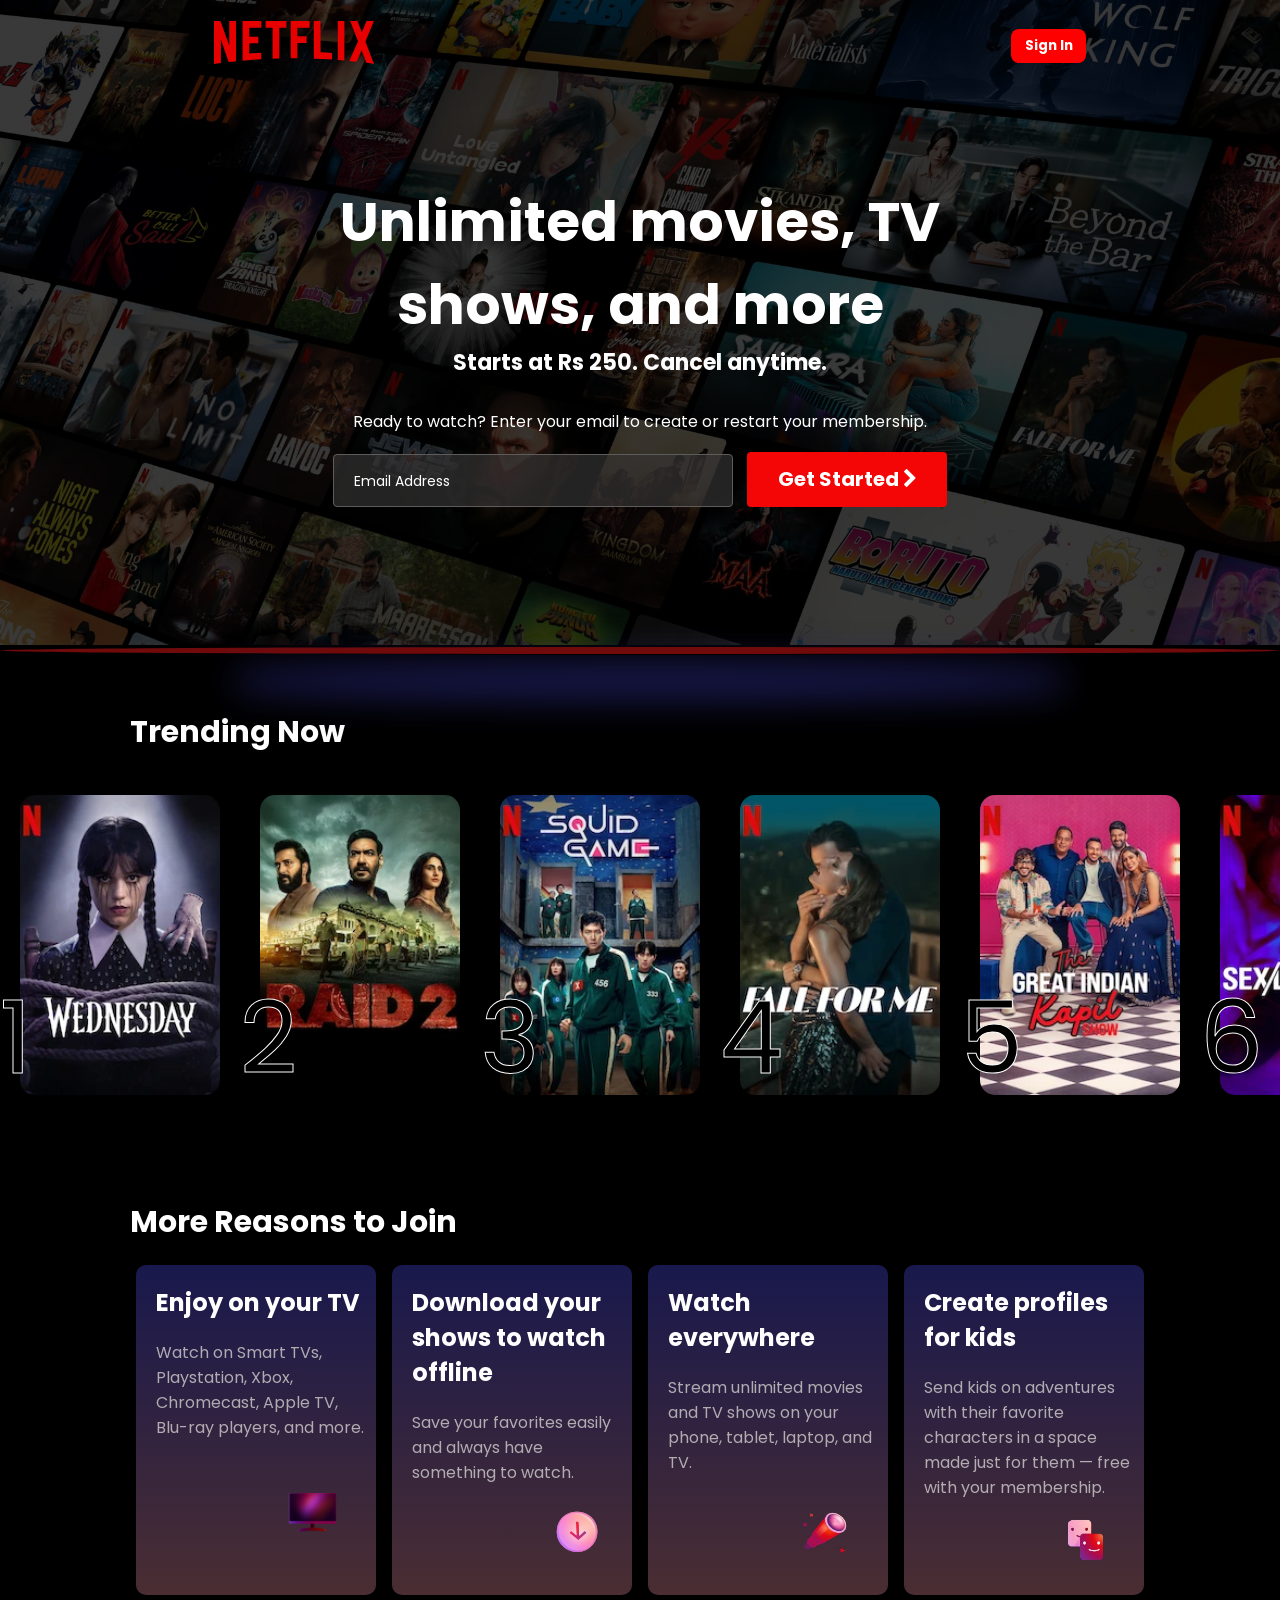
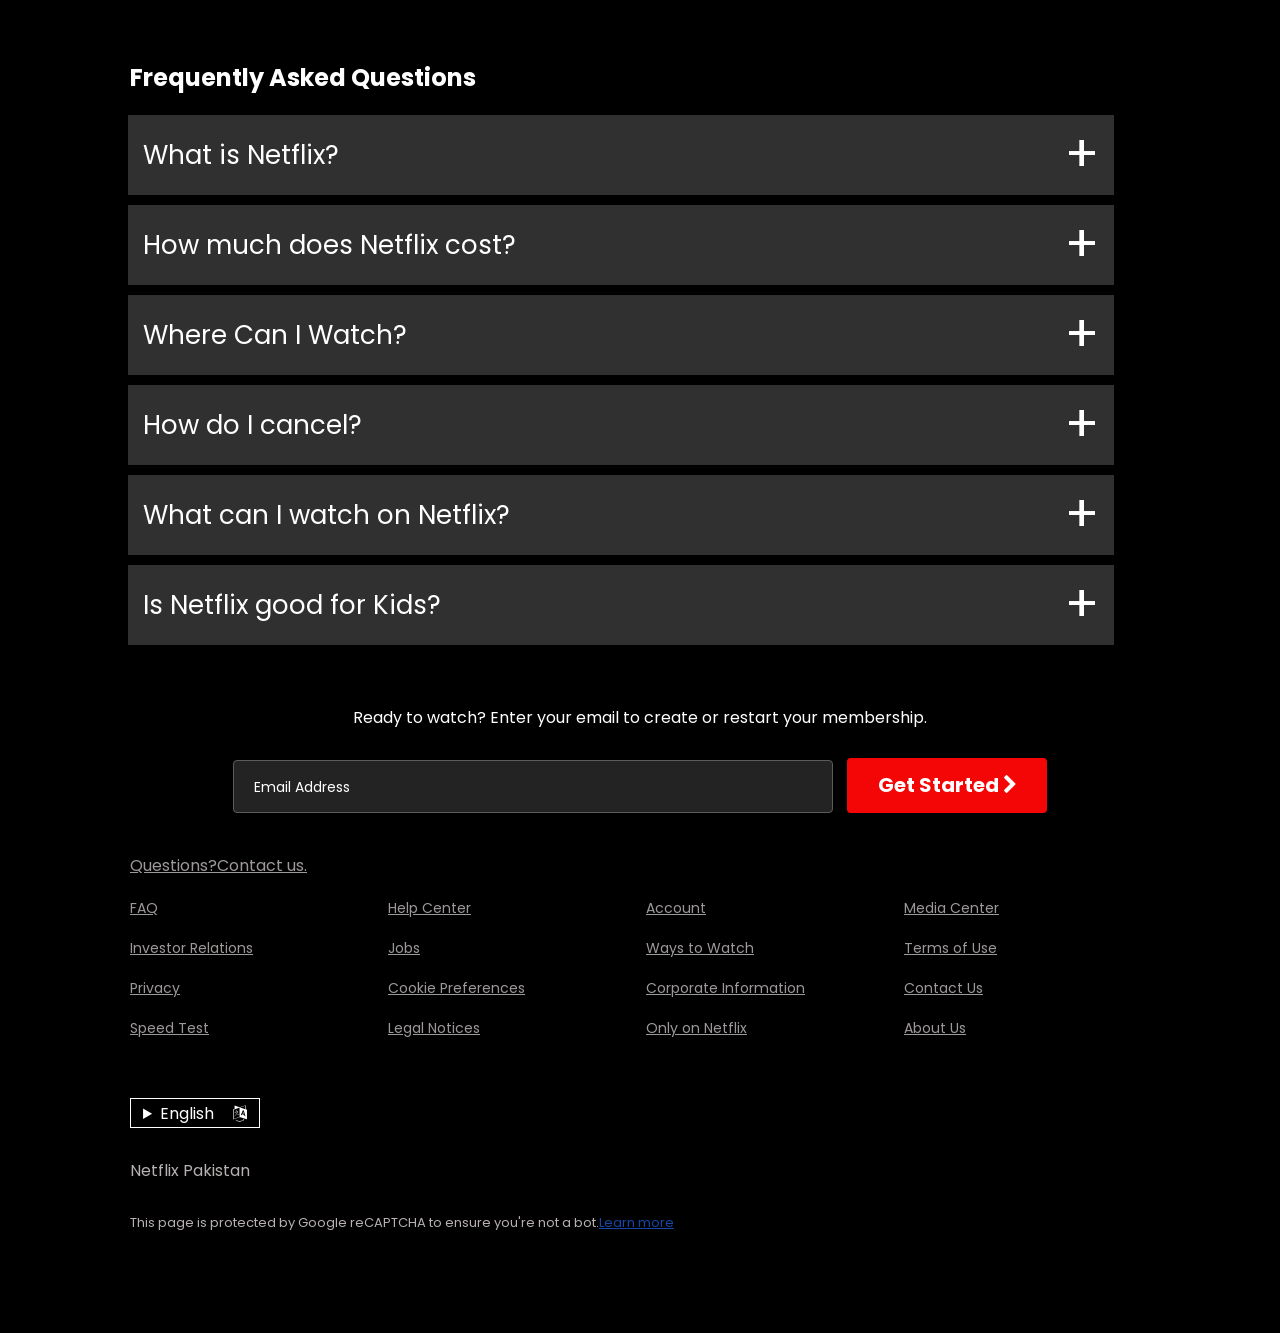
<file: index.html>
<!DOCTYPE html>
<html lang="en">

<head>
    <meta charset="UTF-8">
    <meta name="viewport" content="width=device-width, initial-scale=1.0">
    <link rel="stylesheet" href="https://cdnjs.cloudflare.com/ajax/libs/font-awesome/4.7.0/css/font-awesome.min.css">
    <link rel="icon" type="image/x-icon" href="favicon.ico">
    <title>Netflix Pakistan - Watch TV Shows Online, Watch Movies Online</title>
    <style>
        @import url('https://fonts.googleapis.com/css2?family=Martel+Sans:wght@600&family=Poppins:wght@300;400;700&display=swap');

        * {
            font-family: 'Poppins', sans-serif;
            margin: 0;
            padding: 0;
            box-sizing: border-box;
        }

        body {
            background-color: black;
        }

        .main {
            background-image: url("PK-en-20250915-TRIFECTA-perspective_8dca2c96-6108-4a4e-aeb1-9bf033339db1_large.jpg");
            height: 645px;
            width: auto;
            position: relative;
            background-position: center center;
            background-repeat: no-repeat;
            background-size: max(1200px, 100vw);
        }

        .main .box {
            height: 645px;
            width: 100%;
            opacity: 0.7;
            background-color: black;
            position: absolute;
            top: 0;
        }

        nav {
            display: flex;
            align-items: center;
            height: 80px;
            position: relative;
            z-index: 10;
            justify-content: space-around;
            padding-top: 12px;
            padding-left: 20px;
        }

        nav .logo {
            padding-right: 250px;
        }

        .btn {
            height: 34px;
            width: 75px;
            border-radius: 8px;
            background-color: red;
            color: white;
            border-style: none;
            font-weight: bold;
        }

        .btn:hover {
            background-color: rgb(188, 7, 7);
            transition: all 0.3s ease-in-out;
        }


        .hero {
            color: white;
            display: flex;
            align-items: center;
            justify-content: center;
            flex-direction: column;
            top: 100px;
            position: relative;
            margin: auto;
            text-align: center;
        }

        .span1 {
            font-size: 55px;
            font-weight: bold;
            max-width: 60vw;
        }

        .span2 {
            font-size: 22px;
            font-weight: bold;
        }

        .span3 {
            margin-top: 30px;
        }

        .hero input {
            height: 53px;
            width: 400px;
            background-color: rgba(53, 51, 51, 0.687);
            color: white;
            border-radius: 4px;
            border-style: none;
            margin-top: 20px;
            font-size: 15px;
            padding-left: 20px;
            border: 1px solid rgb(94, 91, 91);
        }

        .hero input::placeholder {
            color: white;
            font-size: 14px;
        }

        .hero button {
            height: 55px;
            width: 200px;
            color: white;
            background-color: rgb(245, 6, 6);
            border-radius: 4px;
            border-style: none;
            font-weight: bold;
            font-size: 20px;
            margin-left: 10px;
        }

        .hero button:hover {
            background-color: rgb(188, 7, 7);
            transition: all 0.3s ease-in-out;
        }

        input:valid {
            border: 2px solid green;
        }

        .seperation {
            height: 7px;
            background-color: rgb(113, 11, 11);
            position: relative;
            top: 240px;
            border-radius: 70%;
            margin-bottom: 20px;
        }

        .shad {
            box-shadow: 10px 30px 35px 15px rgba(36, 36, 113, 0.685);
            margin: auto;
            width: 800px;
            border-radius: 100%;
            height: 8px;
        }

        .text,
        .textt,
        .texttt {
            color: white;
            margin-top: 65px;
            margin-left: 130px;
            font-size: 15px;
        }

        .slider {
            width: 100%;
            overflow: hidden;
            padding: 20px 0;
        }

        .track {
            display: flex;
            animation: scroll 15s linear infinite;
        }

        .b1 {
            height: 300px;
            width: 200px;
            margin: 20px;
            flex-shrink: 0;
            position: relative;
        }

        .b1 img {
            border-radius: 15px;
            height: 300px;
            width: 200px;
            object-fit: cover;
        }

        .one {
            position: absolute;
            bottom: 5px;
            left: -20px;
        }

        .b1:hover {
            transform: scale(1.05);
            transition: all 0.3s ease-in-out;
            cursor: pointer;
        }

        .track:hover {
            animation-play-state: paused;
        }

        @keyframes scroll {
            0% {
                transform: translateX(0);
            }

            100% {
                transform: translateX(-200%);
            }
        }


        .reasons {
            display: flex;
            justify-content: space-around;
            max-width: 80vw;
            margin: auto;
            flex-wrap: wrap;
        }

        .reason {
            min-height: 330px;
            max-width: 240px;
            background: linear-gradient(to bottom, rgba(36, 36, 112, 0.685), rgba(109, 67, 74, 0.678));
            border-radius: 10px;
            margin-top: 20px;
        }


        .reason h2 {
            color: white;
            margin-left: 20px;
            margin-top: 20px;
            margin-right: 10px;
        }

        .reason p {
            color: rgba(207, 203, 203, 0.815);
            margin-left: 20px;
            margin-top: 20px;
            margin-right: 10px;
        }

        .reason1 img {
            margin-left: 150px;
            margin-top: 32px;
            height: 80px;
        }

        .reason2 img {
            margin-left: 150px;
            margin-top: 12px;
            height: 70px;
        }

        .reason3 img {
            margin-left: 150px;
            margin-top: 20px;
            height: 70px;
            width: 60px;
        }

        .reason4 img {
            margin-left: 150px;
            margin-top: 10px;
            height: 60px;
            width: 60px;
        }


        #aw {
            color: white;
            margin-top: 60px;
            text-align: center;
            margin-bottom: 10px;
        }

        .footerform {
            text-align: center;
            margin-bottom: 40px;
        }

        .footerform input {
            height: 53px;
            width: 600px;
            background-color: rgba(53, 51, 51, 0.687);
            color: white;
            border-radius: 4px;
            border-style: none;
            margin-top: 20px;
            font-size: 15px;
            border: 1px solid rgb(94, 91, 91);
            padding-left: 20px;
        }

        .footerform input::placeholder {
            color: white;
            font-size: 14px;
        }

        .footerform button {
            height: 55px;
            width: 200px;
            color: white;
            background-color: rgb(245, 6, 6);
            border-radius: 4px;
            border-style: none;
            font-weight: bold;
            font-size: 20px;
            margin-left: 10px;
        }

        .footerform button:hover {
            background-color: rgb(188, 7, 7);
            transition: all 0.3s ease-in-out;
        }

        .footertext {
            margin-left: 130px;
        }

        .footertext a {
            color: rgb(158, 153, 153);
        }

        .foot {
            display: flex;
            width: 80vw;
            justify-content: space-between;
            flex-wrap: wrap;
            margin-bottom: 60px;
        }

        .foot p {
            height: 20px;
            width: 250px;
            margin-top: 20px;
            font-size: 14px;
        }

        .foot p:hover {
            color: white;
            transition: all 0.4s ease-out;
        }

        .footerbutton button {
            margin-left: 130px;
            height: 30px;
            width: 130px;
            background-color: transparent;
            color: white;
            border-style: none;
            border: 1px solid white;
            font-size: 16px;
        }

        .footerbutton i {
            margin-left: 15px;
        }

        .footerbutton {
            color: white;
            margin-bottom: 30px;
        }

        .Netflix {
            margin-left: 130px;
            color: rgb(183, 177, 177);
        }

        .NetPa {
            margin-left: 130px;
            color: rgb(183, 177, 177);
            font-size: 13px;
            margin-top: 30px;
            margin-bottom: 100px;
        }

        .NetPa a {
            color: rgba(24, 85, 199, 0.838);
        }

        @media (max-width:500px) {

            nav {
                height: 130px;
                position: relative;
                z-index: 10;
                padding-top: 20px;
                padding-left: 20px;
            }

            nav .logo {
                width: 270px;
                height: 120px;
                padding-top: 30px;
                padding-right: 500px;
            }

            .btn {
                height: 80px;
                width: 130px;
                border-radius: 8px;
                font-size: 29px;
                font-weight: bold;
            }

            .main {
                height: 645px;
                width: 285%;
                position: relative;
                background-repeat: no-repeat;
                background-position: center center;
            }

            .main .box {
                height: 645px;
                width: 100%;
                opacity: 0.7;
                background-color: black;
                position: absolute;
                top: 0;
            }

            .hero .span1 {
                position: relative;
                top: -70px;
                font-size: 50px;
                max-width: 500px;
            }

            .hero .span2 {
                position: relative;
                top: -70px;
                font-size: 33px;
            }

            .hero .span3 {
                position: relative;
                top: -95px;
                font-size: 30px;
                max-width: 540px;
                text-align: center;
            }

            .hero form input {
                position: relative;
                top: -90px;
                height: 77px;
                width: 550px;
            }

            .hero form input::placeholder {
                font-size: 25px;
            }

            .hero form button {
                position: relative;
                top: -90px;
                height: 78px;
                font-size: 27px;
            }

            .main .seperation {
                position: relative;
                top: 20px;
            }

            main .slider {
                width: 284%;
            }

            main .text {
                padding-left: 50px;
                padding-top: 20px;
                width: 500px;
                font-size: 23px;
                margin-left: 0;
            }

            main .textt {
                padding-top: 50px;
                color: white;
                padding-left: 50px;
                width: 600px;
                font-size: 24px;
                margin: 0;
            }

            .reasons .reason {
                min-width: 258vw;
                font-size: 30px;
                padding-left: 10px;
                margin-left: 10px;
                position: relative;
            }

            .reasons .reason1 img {
                height: 200px;
                width: 180px;
                position: absolute;
                bottom: 0;
                right: 0px;
            }

            .reasons .reason2 img {
                height: 200px;
                width: 180px;
                position: absolute;
                bottom: 0;
                right: 0px;
            }

            .reasons .reason3 img {
                height: 200px;
                width: 180px;
                position: absolute;
                bottom: 0;
                right: 0px;
            }

            .reasons .reason4 img {
                height: 200px;
                width: 180px;
                position: absolute;
                bottom: 0;
                right: 0px;
                padding-top: 50px;
            }


            footer #aw {
                font-size: 34px;
                min-width: 270vw;
                margin: 0;
                padding-top: 50px;
                padding-left: 45px;
            }

            footer .footerform input {
                height: 120px;
                min-width: 250vw;
                margin-left: 50px;
                padding-left: 40px;
                font-size: 30px;
            }

            footer .footerform input::placeholder {
                font-size: 30px;
                color: rgb(171, 166, 166);
            }

            footer .footerform button {
                height: 120px;
                width: 340px;
                font-size: 40px;
                margin-top: 30px;
                border-radius: 5px;
                margin-left: 50px;
            }

            footer .footertext {
                font-size: 40px;
                min-width: 200vw;
                margin: 0;
                padding: 50px;
            }

            footer .foot p {
                font-size: 25px;
                padding-top: 25px;
                padding-bottom: 10px;
                min-width: 200vw;
            }

            .footerbutton button {
                height: 100px;
                width: 250px;
                margin-left: 50px;
                font-size: 35px;
            }

            .footerbutton i {
                font-size: 35px;
            }

            .Netflix {
                margin-left: 40px;
                font-size: 40px;
                min-width: 230vw;
                color: rgb(183, 177, 177);
                padding-top: 30px;
            }

            .NetPa {
                margin-left: 40px;
                color: rgb(183, 177, 177);
                font-size: 30px;
                padding-top: 60px;
                margin-bottom: 400px;
                min-width: 220vw;
            }

            .NetPa a {
                color: rgba(24, 85, 199, 0.838);
            }
        }

        .faq h1 {
            color: white;
            margin-top: 65px;
            margin-left: 130px;
        }

        .faq-container {
            max-width: 80vw;
            margin: 20px auto;
        }

        .faq-item {
            margin: 10px 0;
        }

        .faq-question {
            width: 77vw;
            background: #303030;
            color: white;
            padding: 15px;
            font-size: 26px;
            border: none;
            outline: none;
            cursor: pointer;
            display: flex;
            justify-content: space-between;
            align-items: center;
            height: 80px;
        }

        .faq-question:hover {
            background: #444;
        }

        .faq-answer {
            max-height: 0;
            overflow: hidden;
            transition: max-height 0.5s ease-in-out;
            background: #222;
            padding: 0 15px;
            width: 77vw;
            font-size: 23px;
        }

        .faq-answer p {
            margin: 15px 0;
            color: white;
        }

        .faq-item.active .faq-answer {
            max-height: 50vh;
            padding: 15px;
        }

        .faq-item.active .icon {
            transform: rotate(45deg);
        }

        .icon {
            transition: transform 0.3s ease;
            font-size: 50px;
        }
    </style>
</head>

<body>
    <div class="main">

        <nav>
            <div class="logo">
                <img src="logo.svg" alt="" width="160px" style="filter:brightness(0.90)">
            </div>
            <div>
                <button class="btn">Sign In</button>
            </div>
        </nav>

        <div class="box"></div>
        <div class="hero">
            <span class="span1">Unlimited movies, TV shows, and more</span>
            <span class="span2">Starts at Rs 250. Cancel anytime.</span>
            <span class="span3">Ready to watch? Enter your email to create or restart your membership.</span>

            <span>
                <form action="">
                    <input type="email" required placeholder="Email Address" />
                    <button>Get Started <i class="fa fa-chevron-right"></i></button>
                </form>
            </span>
        </div>

        <div class="seperation">
            <div class="shad"></div>
        </div>
    </div>

    <main>
        <div class="text">
            <h1>Trending Now</h1>
        </div>
        <div class="slider">
            <div class="track">
                <div class="b1"><a href="https://www.youtube.com/watch?v=ueCc-AYUMRs" target="_blank"><img
                            src="wednesday.webp" alt=""></a>
                    <div class="one"><svg height="100" width="200"><text y="90" fill="black" stroke="white"
                                font-size="100">1</text></svg></div>
                </div>
                <div class="b1"><a href="https://www.youtube.com/watch?v=kQF1gl7nLaU"><img src="raid.webp" alt=""></a>
                    <div class="one"><svg height="100" width="200"><text y="90" fill="black" stroke="white"
                                font-size="100">2</text></svg></div>
                </div>
                <div class="b1"><a href="https://www.youtube.com/watch?v=zgGTVaG2UiQ"><img src="Squid.webp" alt=""></a>
                    <div class="one"><svg height="100" width="200"><text y="90" fill="black" stroke="white"
                                font-size="100">3</text></svg></div>
                </div>
                <div class="b1"><a href="https://www.youtube.com/watch?v=pgu-BsBV-2I"><img src="fall.webp" alt=""></a>
                    <div class="one"><svg height="100" width="200"><text y="90" fill="black" stroke="white"
                                font-size="100">4</text></svg></div>
                </div>
                <div class="b1"><a href="https://www.youtube.com/watch?v=ZXnUWEQydng"><img src="great.webp" alt=""></a>
                    <div class="one"><svg height="100" width="200"><text y="90" fill="black" stroke="white"
                                font-size="100">5</text></svg></div>
                </div>
                <div class="b1"><a href="https://www.youtube.com/watch?v=CWF8h754YR8"><img src="sexlife.webp"
                            alt=""></a>
                    <div class="one"><svg height="100" width="200"><text y="90" fill="black" stroke="white"
                                font-size="100">6</text></svg></div>
                </div>
                <div class="b1"><a href="https://www.youtube.com/watch?v=_8KHfbpNXUQ"><img src="money.webp" alt=""></a>
                    <div class="one"><svg height="100" width="200"><text y="90" fill="black" stroke="white"
                                font-size="100">7</text></svg></div>
                </div>
                <div class="b1"><a href="https://www.youtube.com/watch?v=zgNOS5ofQhw"><img src="killer.webp" alt=""></a>
                    <div class="one"><svg height="100" width="200"><text y="90" fill="black" stroke="white"
                                font-size="100">8</text></svg></div>
                </div>
                <div class="b1"><a href="https://www.youtube.com/watch?v=hFmeQHbL6YQ"><img src="cid.webp" alt=""></a>
                    <div class="one"><svg height="100" width="200"><text y="90" fill="black" stroke="white"
                                font-size="100">9</text></svg></div>
                </div>
                <div class="b1"><a href="https://www.youtube.com/watch?v=KYD__HR-oac"><img src="murders.webp"
                            alt=""></a>
                    <div class="one"><svg height="100" width="200"><text y="90" fill="black" stroke="white"
                                font-size="100">10</text></svg></div>
                </div>

                <div class="b1"><a href="https://www.youtube.com/watch?v=ueCc-AYUMRs" target="_blank"><img
                            src="wednesday.webp" alt=""></a>
                    <div class="one"><svg height="100" width="200"><text y="90" fill="black" stroke="white"
                                font-size="100">1</text></svg></div>
                </div>
                <div class="b1"><a href="https://www.youtube.com/watch?v=kQF1gl7nLaU"><img src="raid.webp" alt=""></a>
                    <div class="one"><svg height="100" width="200"><text y="90" fill="black" stroke="white"
                                font-size="100">2</text></svg></div>
                </div>
                <div class="b1"><a href="https://www.youtube.com/watch?v=zgGTVaG2UiQ"><img src="Squid.webp" alt=""></a>
                    <div class="one"><svg height="100" width="200"><text y="90" fill="black" stroke="white"
                                font-size="100">3</text></svg></div>
                </div>
                <div class="b1"><a href="https://www.youtube.com/watch?v=pgu-BsBV-2I"><img src="fall.webp" alt=""></a>
                    <div class="one"><svg height="100" width="200"><text y="90" fill="black" stroke="white"
                                font-size="100">4</text></svg></div>
                </div>
                <div class="b1"><a href="https://www.youtube.com/watch?v=ZXnUWEQydng"><img src="great.webp" alt=""></a>
                    <div class="one"><svg height="100" width="200"><text y="90" fill="black" stroke="white"
                                font-size="100">5</text></svg></div>
                </div>
                <div class="b1"><a href="https://www.youtube.com/watch?v=CWF8h754YR8"><img src="sexlife.webp"
                            alt=""></a>
                    <div class="one"><svg height="100" width="200"><text y="90" fill="black" stroke="white"
                                font-size="100">6</text></svg></div>
                </div>
                <div class="b1"><a href="https://www.youtube.com/watch?v=_8KHfbpNXUQ"><img src="money.webp" alt=""></a>
                    <div class="one"><svg height="100" width="200"><text y="90" fill="black" stroke="white"
                                font-size="100">7</text></svg></div>
                </div>
                <div class="b1"><a href="https://www.youtube.com/watch?v=zgNOS5ofQhw"><img src="killer.webp" alt=""></a>
                    <div class="one"><svg height="100" width="200"><text y="90" fill="black" stroke="white"
                                font-size="100">8</text></svg></div>
                </div>
                <div class="b1"><a href="https://www.youtube.com/watch?v=hFmeQHbL6YQ"><img src="cid.webp" alt=""></a>
                    <div class="one"><svg height="100" width="200"><text y="90" fill="black" stroke="white"
                                font-size="100">9</text></svg></div>
                </div>
                <div class="b1"><a href="https://www.youtube.com/watch?v=KYD__HR-oac"><img src="murders.webp"
                            alt=""></a>
                    <div class="one"><svg height="100" width="200"><text y="90" fill="black" stroke="white"
                                font-size="100">10</text></svg></div>
                </div>
            </div>

        </div>

        <div class="textt">
            <h1>More Reasons to Join</h1>
        </div>

        <div class="reasons">
            <div class="reason reason1">
                <h2>Enjoy on your TV</h2>
                <p>Watch on Smart TVs, Playstation, Xbox, Chromecast, Apple TV, Blu-ray players, and more.</p>
                <img src="ChatGPT Image Aug 24, 2025, 08_37_18 PM.png">
            </div>
            <div class="reason reason2">
                <h2>Download your shows to watch offline</h2>
                <p>Save your favorites easily and always have something to watch.</p>
                <img src="ChatGPT Image Aug 24, 2025, 08_42_32 PM.png">
            </div>
            <div class="reason reason3">
                <h2>Watch everywhere</h2>
                <p>Stream unlimited movies and TV shows on your phone, tablet, laptop, and TV.</p>
                <img src="Capture2-removebg-preview.png">
            </div>
            <div class="reason reason4">
                <h2>Create profiles for kids</h2>
                <p>Send kids on adventures with their favorite characters in a space made just for them — free with
                    your
                    membership.</p>
                <img src="Capture3-removebg-preview.png">
            </div>
        </div>

        <section class="faq">
            <h1>Frequently Asked Questions</h1>
            <div class="faq-container">

                <div class="faq-item">
                    <button class="faq-question">
                        What is Netflix?
                        <span class="icon">+</span>
                    </button>
                    <div class="faq-answer">
                        <p>Netflix is a streaming service that offers a wide variety of award-winning TV shows, movies,
                            anime, documentaries, and more on thousands of internet-connected devices.

                            You can watch as much as you want, whenever you want without a single commercial – all for
                            one low monthly price. There's always something new to discover and new TV shows and movies
                            are added every week!</p>
                    </div>
                </div>

                <div class="faq-item">
                    <button class="faq-question">
                        How much does Netflix cost?
                        <span class="icon">+</span>
                    </button>
                    <div class="faq-answer">
                        <p>Watch Netflix on your smartphone, tablet, Smart TV, laptop, or streaming device, all for one
                            fixed monthly fee. Plans range from Rs 250 to Rs 1,100 a month. No extra costs, no
                            contracts.</p>
                    </div>
                </div>
                <div class="faq-item">
                    <button class="faq-question">
                        Where Can I Watch?
                        <span class="icon">+</span>
                    </button>
                    <div class="faq-answer">
                        <p>Watch anywhere, anytime. Sign in with your Netflix account to watch instantly on the web at
                            netflix.com from your personal computer or on any internet-connected device that offers the
                            Netflix app, including smart TVs, smartphones, tablets, streaming media players and game
                            consoles.

                            You can also download your favorite shows with the iOS or Android app. Use downloads to
                            watch while you're on the go and without an internet connection. Take Netflix with you
                            anywhere.</p>
                    </div>
                </div>

                <div class="faq-item">
                    <button class="faq-question">
                        How do I cancel?
                        <span class="icon">+</span>
                    </button>
                    <div class="faq-answer">
                        <p>Netflix is flexible. There are no pesky contracts and no commitments. You can easily cancel
                            your account online in two clicks. There are no cancellation fees – start or stop your
                            account anytime.</p>
                    </div>
                </div>
                <div class="faq-item">
                    <button class="faq-question">
                        What can I watch on Netflix?
                        <span class="icon">+</span>
                    </button>
                    <div class="faq-answer">
                        <p>Netflix has an extensive library of feature films, documentaries, TV shows, anime,
                            award-winning Netflix originals, and more. Watch as much as you want, anytime you want.</p>
                    </div>
                </div>

                <div class="faq-item">
                    <button class="faq-question">
                        Is Netflix good for Kids?
                        <span class="icon">+</span>
                    </button>
                    <div class="faq-answer">
                        <p>The Netflix Kids experience is included in your membership to give parents control while kids
                            enjoy family-friendly TV shows and movies in their own space.

                            Kids profiles come with PIN-protected parental controls that let you restrict the maturity
                            rating of content kids can watch and block specific titles you don’t want kids to see.</p>
                    </div>
                </div>
            </div>
        </section>


    </main>

    <footer>
        <p id="aw">Ready to watch? Enter your email to create or restart your membership.</p>

        <div class="footerform">
            <form action="" style="margin-top: 0px;">
                <input type="email" required placeholder="Email Address" />
                <button>Get Started <i class="fa fa-chevron-right"></i></button>
            </form>
        </div>

        <div class="footertext">
            <div>
                <a href="/#">
                    <p>Questions?Contact us.</p>
                </a>
            </div>
            <div class="foot">
                <a href="/#">
                    <p>FAQ</p>
                </a>
                <a href="/#">
                    <p>Help Center</p>
                </a>
                <a href="/#">
                    <p>Account</p>
                </a>
                <a href="/#">
                    <p>Media Center</p>
                </a>
                <a href="/#">
                    <p>Investor Relations</p>
                </a>
                <a href="/#">
                    <p>Jobs</p>
                </a>
                <a href="/#">
                    <p>Ways to Watch</p>
                </a>
                <a href="/#">
                    <p>Terms of Use</p>
                </a>
                <a href="/#">
                    <p>Privacy</p>
                </a>
                <a href="/#">
                    <p>Cookie Preferences</p>
                </a>
                <a href="/#">
                    <p>Corporate Information</p>
                </a>
                <a href="/#">
                    <p>Contact Us</p>
                </a>
                <a href="/#">
                    <p>Speed Test</p>
                </a>
                <a href="/#">
                    <p>Legal Notices</p>
                </a>
                <a href="/#">
                    <p>Only on Netflix</p>
                </a>
                <a href="/#">
                    <p>About Us</p>
                </a>

            </div>

        </div>

        <div class="footerbutton">
            <button>
                <details>
                    <summary>English <i class="fa fa-language"></i></summary>
                    <p>English</p>
                </details>
            </button>
        </div>
        <p class="Netflix">Netflix Pakistan</p>
        <p class="NetPa">This page is protected by Google reCAPTCHA to ensure you're not a bot.<a href="/">Learn
                more</a></p>
    </footer>

    <script>
        const faqs = document.querySelectorAll(".faq-item");

        faqs.forEach(faq => {
            faq.querySelector(".faq-question").addEventListener("click", () => {
                faqs.forEach(item => {
                    if (item !== faq) item.classList.remove("active");
                });
                faq.classList.toggle("active");
            });
        });
    </script>
</body>

</html>
</file>
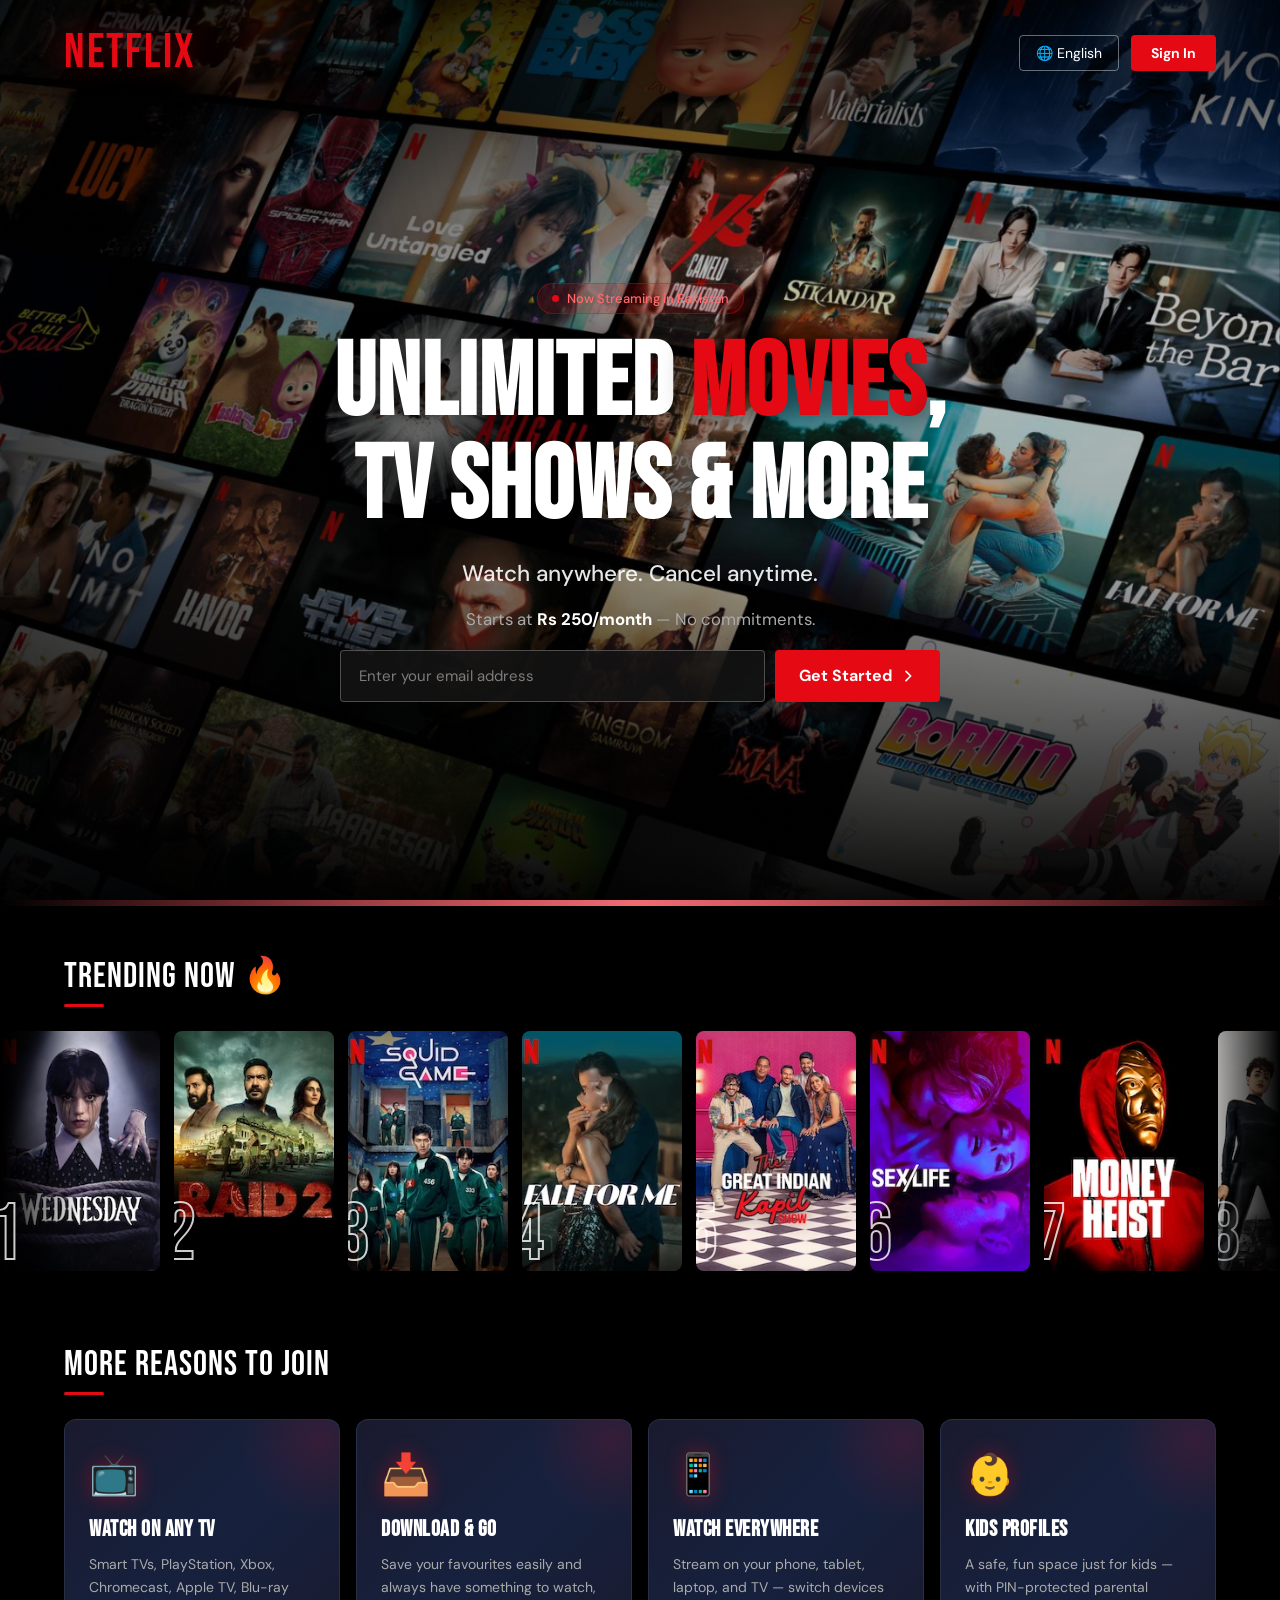
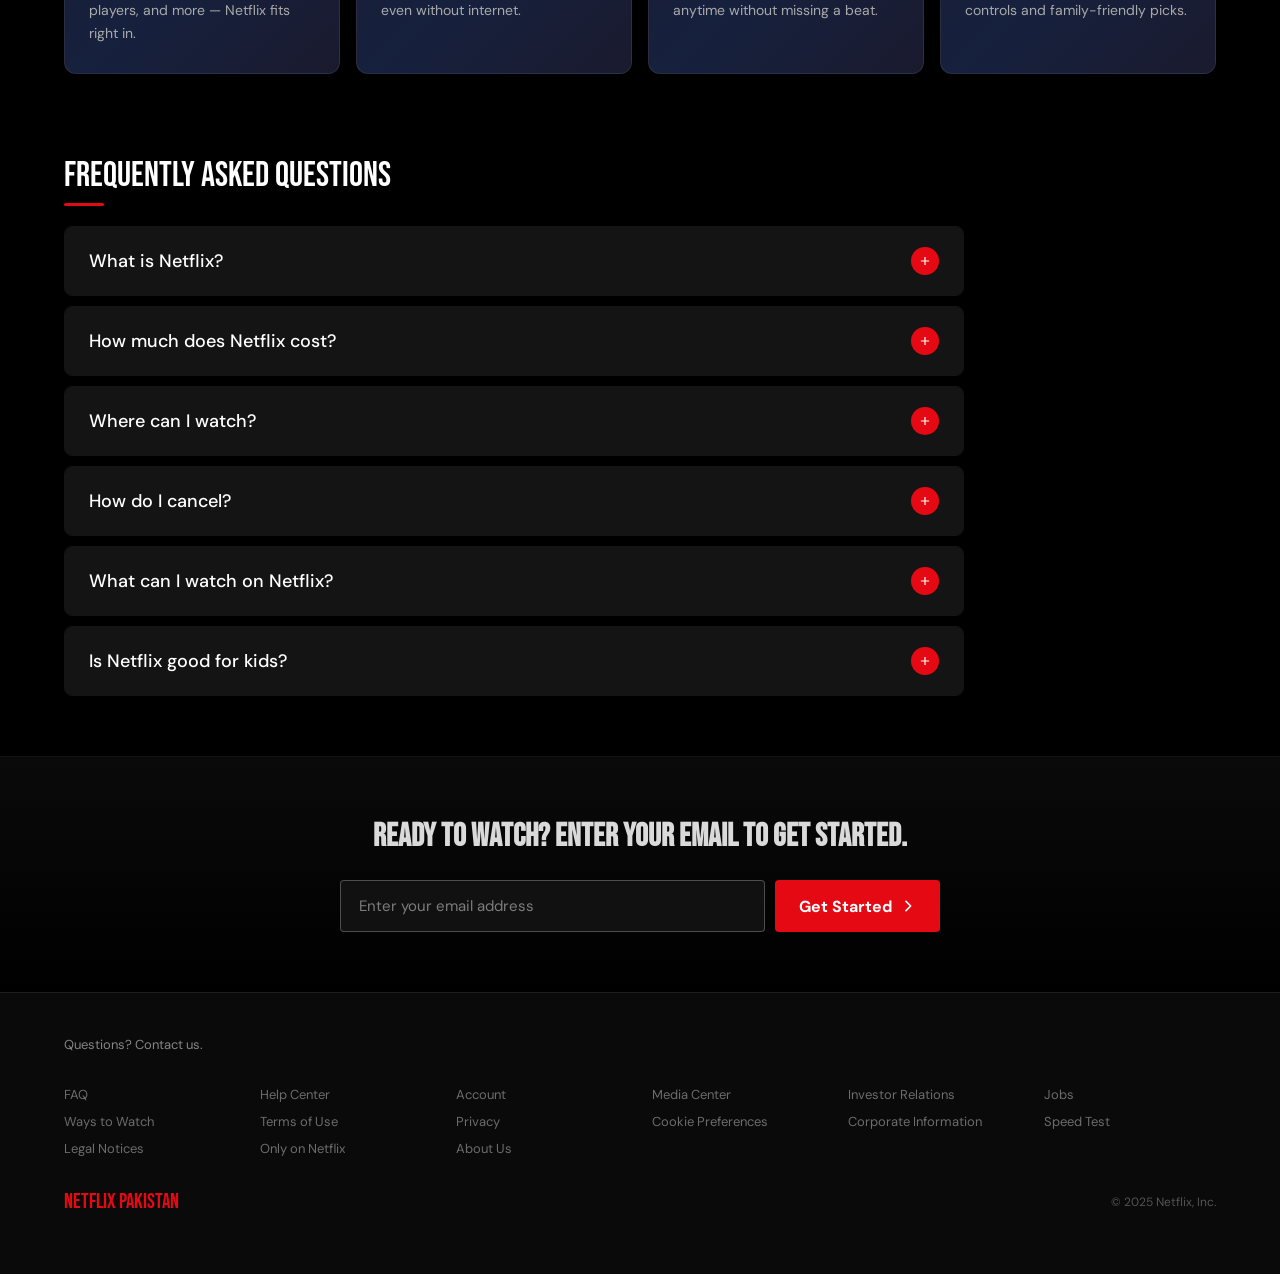
<file: CLAUDE.html>
<!DOCTYPE html>
<html lang="en">
<head>
    <meta charset="UTF-8">
    <meta name="viewport" content="width=device-width, initial-scale=1.0">
    <title>Netflix Pakistan - Watch TV Shows Online, Watch Movies Online</title>
    <link rel="preconnect" href="https://fonts.googleapis.com">
    <link href="https://fonts.googleapis.com/css2?family=Bebas+Neue&family=DM+Sans:wght@300;400;500;700&display=swap" rel="stylesheet">
    <style>
        :root {
            --red: #E50914;
            --red-dark: #b00710;
            --red-glow: rgba(229, 9, 20, 0.4);
            --bg: #000;
            --surface: #141414;
            --surface2: #1f1f1f;
            --text: #fff;
            --text-muted: #aaa;
            --border: rgba(255,255,255,0.08);
        }

        *, *::before, *::after {
            margin: 0; padding: 0;
            box-sizing: border-box;
        }

        html { scroll-behavior: smooth; }

        body {
            background: var(--bg);
            color: var(--text);
            font-family: 'DM Sans', sans-serif;
            overflow-x: hidden;
        }

        /* ── HERO ── */
        .hero-section {
            position: relative;
            min-height: 100svh;
            display: flex;
            flex-direction: column;
            overflow: hidden;
        }

        .hero-bg {
            position: absolute;
            inset: 0;
            background:
                linear-gradient(to bottom, rgba(0,0,0,.7) 0%, rgba(0,0,0,0) 30%, rgba(0,0,0,.1) 60%, rgba(0,0,0,.95) 100%),
                linear-gradient(to right, rgba(0,0,0,.6), transparent 60%),
                url('PK-en-20250915-TRIFECTA-perspective_8dca2c96-6108-4a4e-aeb1-9bf033339db1_large.jpg') center/cover no-repeat;
            animation: heroZoom 20s ease-in-out infinite alternate;
            will-change: transform;
        }

        @keyframes heroZoom {
            from { transform: scale(1); }
            to   { transform: scale(1.06); }
        }

        /* Animated noise grain */
        .hero-bg::after {
            content: '';
            position: absolute;
            inset: 0;
            background-image: url("data:image/svg+xml,%3Csvg viewBox='0 0 200 200' xmlns='http://www.w3.org/2000/svg'%3E%3Cfilter id='n'%3E%3CfeTurbulence type='fractalNoise' baseFrequency='0.9' numOctaves='4' stitchTiles='stitch'/%3E%3C/filter%3E%3Crect width='100%25' height='100%25' filter='url(%23n)' opacity='0.04'/%3E%3C/svg%3E");
            background-size: 200px;
            opacity: 0.15;
            pointer-events: none;
        }

        /* ── NAV ── */
        nav {
            position: relative;
            z-index: 100;
            display: flex;
            align-items: center;
            justify-content: space-between;
            padding: 24px 5%;
            animation: fadeDown 0.8s ease both;
        }

        @keyframes fadeDown {
            from { opacity: 0; transform: translateY(-20px); }
            to   { opacity: 1; transform: translateY(0); }
        }

        .nav-logo {
            font-family: 'Bebas Neue', cursive;
            font-size: clamp(2rem, 5vw, 3rem);
            color: var(--red);
            letter-spacing: 2px;
            text-shadow: 0 0 30px var(--red-glow);
            text-decoration: none;
        }

        .nav-actions { display: flex; gap: 12px; align-items: center; }

        .btn-lang {
            background: transparent;
            border: 1px solid rgba(255,255,255,0.4);
            color: #fff;
            padding: 8px 16px;
            border-radius: 4px;
            font-size: 14px;
            cursor: pointer;
            font-family: 'DM Sans', sans-serif;
            transition: border-color .3s, background .3s;
            display: flex; gap: 6px; align-items: center;
        }
        .btn-lang:hover { border-color: #fff; background: rgba(255,255,255,.08); }

        .btn-signin {
            background: var(--red);
            border: none;
            color: #fff;
            padding: 9px 20px;
            border-radius: 4px;
            font-weight: 700;
            font-size: 14px;
            cursor: pointer;
            font-family: 'DM Sans', sans-serif;
            transition: background .3s, box-shadow .3s, transform .2s;
        }
        .btn-signin:hover {
            background: var(--red-dark);
            box-shadow: 0 0 20px var(--red-glow);
            transform: translateY(-1px);
        }

        /* ── HERO CONTENT ── */
        .hero-content {
            position: relative;
            z-index: 10;
            flex: 1;
            display: flex;
            flex-direction: column;
            align-items: center;
            justify-content: center;
            text-align: center;
            padding: 60px 5% 80px;
            gap: 20px;
        }

        .hero-badge {
            display: inline-flex;
            align-items: center;
            gap: 8px;
            background: rgba(229,9,20,.15);
            border: 1px solid rgba(229,9,20,.4);
            color: #ff6b6b;
            font-size: 13px;
            font-weight: 500;
            padding: 6px 14px;
            border-radius: 20px;
            animation: fadeUp 0.9s 0.2s ease both;
        }

        .hero-badge .dot {
            width: 7px; height: 7px;
            border-radius: 50%;
            background: var(--red);
            animation: pulse 1.5s infinite;
        }

        @keyframes pulse {
            0%, 100% { opacity: 1; transform: scale(1); }
            50% { opacity: .5; transform: scale(1.4); }
        }

        .hero-title {
            font-family: 'Bebas Neue', cursive;
            font-size: clamp(3rem, 8vw, 6.5rem);
            line-height: 1;
            letter-spacing: 1px;
            max-width: 800px;
            animation: fadeUp 0.9s 0.35s ease both;
            text-shadow: 0 4px 30px rgba(0,0,0,.8);
        }

        .hero-title span { color: var(--red); }

        .hero-sub {
            font-size: clamp(1rem, 2.5vw, 1.4rem);
            font-weight: 500;
            color: rgba(255,255,255,.9);
            animation: fadeUp 0.9s 0.5s ease both;
        }

        .hero-price {
            font-size: clamp(.85rem, 2vw, 1.05rem);
            color: var(--text-muted);
            animation: fadeUp 0.9s 0.6s ease both;
        }

        .hero-price strong { color: #fff; }

        .hero-form {
            display: flex;
            gap: 10px;
            width: 100%;
            max-width: 600px;
            animation: fadeUp 0.9s 0.75s ease both;
        }

        .hero-form input {
            flex: 1;
            height: 52px;
            background: rgba(20,20,20,.85);
            border: 1.5px solid rgba(255,255,255,.25);
            border-radius: 4px;
            color: #fff;
            font-size: 15px;
            padding: 0 18px;
            font-family: 'DM Sans', sans-serif;
            transition: border-color .3s, box-shadow .3s;
            backdrop-filter: blur(8px);
        }

        .hero-form input:focus {
            outline: none;
            border-color: rgba(255,255,255,.6);
            box-shadow: 0 0 0 3px rgba(255,255,255,.06);
        }

        .hero-form input::placeholder { color: rgba(255,255,255,.45); }

        .hero-form input:valid { border-color: rgba(76,175,80,.6); }

        .btn-getstarted {
            height: 52px;
            padding: 0 24px;
            background: var(--red);
            border: none;
            color: #fff;
            font-size: 16px;
            font-weight: 700;
            border-radius: 4px;
            cursor: pointer;
            white-space: nowrap;
            font-family: 'DM Sans', sans-serif;
            display: flex; align-items: center; gap: 8px;
            transition: background .3s, box-shadow .3s, transform .2s;
        }

        .btn-getstarted:hover {
            background: var(--red-dark);
            box-shadow: 0 8px 30px var(--red-glow);
            transform: translateY(-2px);
        }

        .btn-getstarted svg { transition: transform .3s; }
        .btn-getstarted:hover svg { transform: translateX(4px); }

        @keyframes fadeUp {
            from { opacity: 0; transform: translateY(30px); }
            to   { opacity: 1; transform: translateY(0); }
        }

        /* ── DIVIDER ── */
        .divider {
            height: 6px;
            background: linear-gradient(90deg, transparent, var(--red), transparent);
            position: relative;
            overflow: hidden;
        }
        .divider::after {
            content: '';
            position: absolute;
            inset: 0;
            background: linear-gradient(90deg, transparent 0%, rgba(255,255,255,.4) 50%, transparent 100%);
            animation: shimmer 2.5s infinite;
        }
        @keyframes shimmer {
            from { transform: translateX(-100%); }
            to   { transform: translateX(100%); }
        }

        /* ── SECTION LABELS ── */
        .section-label {
            font-family: 'Bebas Neue', cursive;
            font-size: clamp(1.6rem, 4vw, 2.2rem);
            letter-spacing: 1px;
            padding: 48px 5% 8px;
            position: relative;
        }
        .section-label::after {
            content: '';
            display: block;
            width: 40px;
            height: 3px;
            background: var(--red);
            margin-top: 6px;
            border-radius: 2px;
        }

        /* ── SLIDER ── */
        .slider-wrapper { overflow: hidden; padding: 16px 0 24px; position: relative; }
        .slider-wrapper::before,
        .slider-wrapper::after {
            content: '';
            position: absolute;
            top: 0; bottom: 0;
            width: 80px;
            z-index: 2;
            pointer-events: none;
        }
        .slider-wrapper::before { left: 0; background: linear-gradient(to right, #000, transparent); }
        .slider-wrapper::after  { right: 0; background: linear-gradient(to left,  #000, transparent); }

        .slider-track {
            display: flex;
            gap: 14px;
            animation: marquee 30s linear infinite;
            width: max-content;
        }
        .slider-track:hover { animation-play-state: paused; }

        @keyframes marquee {
            from { transform: translateX(0); }
            to   { transform: translateX(-50%); }
        }

        .card {
            position: relative;
            width: 160px;
            height: 240px;
            border-radius: 8px;
            overflow: hidden;
            flex-shrink: 0;
            cursor: pointer;
            transition: transform .35s cubic-bezier(.34,1.56,.64,1), box-shadow .35s;
        }

        .card:hover {
            transform: scale(1.12) translateY(-6px);
            box-shadow: 0 20px 50px rgba(0,0,0,.8), 0 0 0 2px var(--red);
            z-index: 10;
        }

        .card img {
            width: 100%; height: 100%;
            object-fit: cover;
            display: block;
        }

        .card-rank {
            position: absolute;
            bottom: -4px;
            left: -10px;
            font-family: 'Bebas Neue', cursive;
            font-size: 80px;
            line-height: 1;
            color: transparent;
            -webkit-text-stroke: 2px rgba(255,255,255,.8);
            text-shadow: none;
            z-index: 2;
        }

        .card-overlay {
            position: absolute;
            inset: 0;
            background: linear-gradient(to top, rgba(0,0,0,.9) 0%, transparent 50%);
            opacity: 0;
            transition: opacity .3s;
            display: flex;
            align-items: center;
            justify-content: center;
        }

        .card:hover .card-overlay { opacity: 1; }

        .play-btn {
            width: 44px; height: 44px;
            border-radius: 50%;
            background: rgba(255,255,255,.2);
            border: 2px solid #fff;
            display: flex; align-items: center; justify-content: center;
            backdrop-filter: blur(4px);
            transform: scale(0.7);
            transition: transform .3s .1s, background .3s;
        }
        .card:hover .play-btn { transform: scale(1); }
        .play-btn:hover { background: rgba(255,255,255,.35); }

        /* ── REASONS ── */
        .reasons-grid {
            display: grid;
            grid-template-columns: repeat(auto-fit, minmax(240px, 1fr));
            gap: 16px;
            padding: 16px 5% 60px;
        }

        .reason-card {
            background: linear-gradient(135deg, #1a1a2e 0%, #16213e 50%, #1a1a2e 100%);
            border: 1px solid var(--border);
            border-radius: 12px;
            padding: 28px 24px;
            position: relative;
            overflow: hidden;
            transition: transform .35s cubic-bezier(.34,1.56,.64,1), border-color .3s, box-shadow .3s;
            opacity: 0;
            transform: translateY(30px);
        }

        .reason-card.visible {
            opacity: 1;
            transform: translateY(0);
            transition: opacity .6s ease, transform .6s ease, border-color .3s, box-shadow .3s;
        }

        .reason-card:hover {
            border-color: rgba(229,9,20,.5);
            box-shadow: 0 12px 40px rgba(229,9,20,.12);
            transform: translateY(-4px) !important;
        }

        .reason-card::before {
            content: '';
            position: absolute;
            top: -60px; right: -60px;
            width: 160px; height: 160px;
            border-radius: 50%;
            background: radial-gradient(circle, rgba(229,9,20,.15), transparent 70%);
            transition: transform .5s;
        }
        .reason-card:hover::before { transform: scale(1.4); }

        .reason-icon {
            font-size: 2.5rem;
            margin-bottom: 16px;
            display: block;
            filter: drop-shadow(0 0 10px rgba(229,9,20,.4));
        }

        .reason-card h3 {
            font-family: 'Bebas Neue', cursive;
            font-size: 1.4rem;
            letter-spacing: .5px;
            margin-bottom: 10px;
            color: #fff;
        }

        .reason-card p {
            color: var(--text-muted);
            font-size: 14px;
            line-height: 1.65;
        }

        /* ── FAQ ── */
        .faq-section { padding: 20px 5% 60px; }

        .faq-title {
            font-family: 'Bebas Neue', cursive;
            font-size: clamp(1.6rem, 4vw, 2.2rem);
            margin-bottom: 20px;
            position: relative;
        }
        .faq-title::after {
            content: '';
            display: block;
            width: 40px; height: 3px;
            background: var(--red);
            margin-top: 6px;
            border-radius: 2px;
        }

        .faq-list { display: flex; flex-direction: column; gap: 10px; max-width: 900px; }

        .faq-item {
            border: 1px solid var(--border);
            border-radius: 8px;
            overflow: hidden;
            transition: border-color .3s;
        }
        .faq-item:hover { border-color: rgba(229,9,20,.35); }
        .faq-item.open { border-color: rgba(229,9,20,.5); }

        .faq-q {
            width: 100%;
            background: var(--surface);
            border: none;
            color: #fff;
            text-align: left;
            padding: 20px 24px;
            font-size: clamp(15px, 2vw, 18px);
            font-weight: 500;
            font-family: 'DM Sans', sans-serif;
            cursor: pointer;
            display: flex;
            justify-content: space-between;
            align-items: center;
            gap: 16px;
            transition: background .3s;
        }
        .faq-q:hover { background: var(--surface2); }

        .faq-icon {
            width: 28px; height: 28px;
            border-radius: 50%;
            background: var(--red);
            display: flex; align-items: center; justify-content: center;
            flex-shrink: 0;
            transition: transform .4s cubic-bezier(.34,1.56,.64,1), background .3s;
        }
        .faq-item.open .faq-icon { transform: rotate(45deg); }

        .faq-a {
            max-height: 0;
            overflow: hidden;
            transition: max-height .5s ease, padding .4s ease;
            background: #111;
        }
        .faq-a-inner {
            padding: 0 24px;
            color: var(--text-muted);
            font-size: 15px;
            line-height: 1.75;
        }
        .faq-item.open .faq-a { max-height: 400px; }
        .faq-item.open .faq-a-inner { padding: 20px 24px; }

        /* ── FOOTER CTA ── */
        .footer-cta {
            text-align: center;
            padding: 60px 5%;
            background: linear-gradient(to bottom, #0a0a0a, #000);
            border-top: 1px solid var(--border);
        }

        .footer-cta h2 {
            font-family: 'Bebas Neue', cursive;
            font-size: clamp(1.4rem, 3.5vw, 2rem);
            margin-bottom: 24px;
            color: rgba(255,255,255,.85);
        }

        .footer-cta .hero-form { margin: 0 auto; }

        /* ── FOOTER ── */
        footer {
            background: #0a0a0a;
            padding: 40px 5% 60px;
            border-top: 1px solid var(--border);
        }

        .footer-top {
            margin-bottom: 32px;
        }

        .footer-top a {
            color: rgba(255,255,255,.5);
            font-size: 13px;
            text-decoration: none;
            transition: color .2s;
        }
        .footer-top a:hover { color: #fff; }

        .footer-links {
            display: grid;
            grid-template-columns: repeat(auto-fill, minmax(160px, 1fr));
            gap: 10px 24px;
            margin-bottom: 32px;
        }

        .footer-links a {
            color: rgba(255,255,255,.4);
            font-size: 13px;
            text-decoration: none;
            transition: color .2s;
        }
        .footer-links a:hover { color: rgba(255,255,255,.8); }

        .footer-bottom {
            display: flex;
            align-items: center;
            justify-content: space-between;
            flex-wrap: wrap;
            gap: 16px;
        }

        .footer-brand {
            font-family: 'Bebas Neue', cursive;
            font-size: 1.3rem;
            color: var(--red);
        }

        .footer-legal {
            color: rgba(255,255,255,.3);
            font-size: 12px;
        }

        /* ── SCROLL TO TOP ── */
        .scroll-top {
            position: fixed;
            bottom: 28px;
            right: 28px;
            width: 44px; height: 44px;
            border-radius: 50%;
            background: var(--red);
            border: none;
            color: #fff;
            font-size: 20px;
            cursor: pointer;
            z-index: 999;
            opacity: 0;
            pointer-events: none;
            transition: opacity .3s, box-shadow .3s, transform .3s;
            display: flex; align-items: center; justify-content: center;
        }
        .scroll-top.visible { opacity: 1; pointer-events: all; }
        .scroll-top:hover { box-shadow: 0 0 20px var(--red-glow); transform: translateY(-3px); }

        /* ── RESPONSIVE ── */
        @media (max-width: 600px) {
            .hero-form { flex-direction: column; }
            .hero-form input, .btn-getstarted { width: 100%; justify-content: center; }
            .nav-actions .btn-lang { display: none; }
            .footer-bottom { flex-direction: column; align-items: flex-start; }
        }

        /* ── SKIP LINK ACCESSIBILITY ── */
        .skip-link {
            position: absolute;
            top: -40px;
            left: 0;
            background: var(--red);
            color: #fff;
            padding: 8px 16px;
            z-index: 9999;
            text-decoration: none;
            transition: top .2s;
        }
        .skip-link:focus { top: 0; }
    </style>
</head>
<body>

<a href="#main-content" class="skip-link">Skip to content</a>

<!-- HERO -->
<section class="hero-section" aria-label="Hero">
    <div class="hero-bg" aria-hidden="true"></div>

    <nav aria-label="Primary navigation">
        <a href="#" class="nav-logo" aria-label="Netflix Pakistan home">NETFLIX</a>
        <div class="nav-actions">
            <button class="btn-lang" aria-label="Language selector">
                🌐 English
            </button>
            <button class="btn-signin">Sign In</button>
        </div>
    </nav>

    <div class="hero-content" id="main-content">
        <div class="hero-badge" aria-live="polite">
            <span class="dot" aria-hidden="true"></span>
            Now Streaming in Pakistan
        </div>

        <h1 class="hero-title">
            Unlimited <span>Movies</span>,<br>TV Shows & More
        </h1>

        <p class="hero-sub">Watch anywhere. Cancel anytime.</p>
        <p class="hero-price">Starts at <strong>Rs 250/month</strong> — No commitments.</p>

        <form class="hero-form" novalidate>
            <input type="email" placeholder="Enter your email address" aria-label="Email address" required>
            <button type="submit" class="btn-getstarted">
                Get Started
                <svg width="16" height="16" fill="none" viewBox="0 0 24 24" stroke="currentColor" stroke-width="2.5" aria-hidden="true">
                    <path stroke-linecap="round" stroke-linejoin="round" d="M9 5l7 7-7 7"/>
                </svg>
            </button>
        </form>
    </div>
</section>

<div class="divider" aria-hidden="true"></div>

<!-- TRENDING -->
<section aria-label="Trending Now">
    <div class="section-label">Trending Now 🔥</div>
    <div class="slider-wrapper" aria-label="Trending shows carousel">
        <div class="slider-track" id="sliderTrack">
            <!-- Cards injected by JS -->
        </div>
    </div>
</section>

<!-- REASONS -->
<section aria-label="Why join Netflix">
    <div class="section-label">More Reasons to Join</div>
    <div class="reasons-grid">
        <div class="reason-card">
            <span class="reason-icon" aria-hidden="true">📺</span>
            <h3>Watch on Any TV</h3>
            <p>Smart TVs, PlayStation, Xbox, Chromecast, Apple TV, Blu-ray players, and more — Netflix fits right in.</p>
        </div>
        <div class="reason-card">
            <span class="reason-icon" aria-hidden="true">📥</span>
            <h3>Download & Go</h3>
            <p>Save your favourites easily and always have something to watch, even without internet.</p>
        </div>
        <div class="reason-card">
            <span class="reason-icon" aria-hidden="true">📱</span>
            <h3>Watch Everywhere</h3>
            <p>Stream on your phone, tablet, laptop, and TV — switch devices anytime without missing a beat.</p>
        </div>
        <div class="reason-card">
            <span class="reason-icon" aria-hidden="true">👶</span>
            <h3>Kids Profiles</h3>
            <p>A safe, fun space just for kids — with PIN-protected parental controls and family-friendly picks.</p>
        </div>
    </div>
</section>

<!-- FAQ -->
<section class="faq-section" aria-label="Frequently Asked Questions">
    <div class="faq-title">Frequently Asked Questions</div>
    <div class="faq-list" id="faqList">
        <!-- Injected by JS -->
    </div>
</section>

<!-- FOOTER CTA -->
<div class="footer-cta">
    <h2>Ready to watch? Enter your email to get started.</h2>
    <form class="hero-form" novalidate>
        <input type="email" placeholder="Enter your email address" aria-label="Email address" required>
        <button type="submit" class="btn-getstarted">
            Get Started
            <svg width="16" height="16" fill="none" viewBox="0 0 24 24" stroke="currentColor" stroke-width="2.5" aria-hidden="true">
                <path stroke-linecap="round" stroke-linejoin="round" d="M9 5l7 7-7 7"/>
            </svg>
        </button>
    </form>
</div>

<!-- FOOTER -->
<footer>
    <div class="footer-top">
        <a href="#">Questions? Contact us.</a>
    </div>
    <div class="footer-links">
        <a href="#">FAQ</a>
        <a href="#">Help Center</a>
        <a href="#">Account</a>
        <a href="#">Media Center</a>
        <a href="#">Investor Relations</a>
        <a href="#">Jobs</a>
        <a href="#">Ways to Watch</a>
        <a href="#">Terms of Use</a>
        <a href="#">Privacy</a>
        <a href="#">Cookie Preferences</a>
        <a href="#">Corporate Information</a>
        <a href="#">Speed Test</a>
        <a href="#">Legal Notices</a>
        <a href="#">Only on Netflix</a>
        <a href="#">About Us</a>
    </div>
    <div class="footer-bottom">
        <span class="footer-brand">Netflix Pakistan</span>
        <span class="footer-legal">© 2025 Netflix, Inc.</span>
    </div>
</footer>

<button class="scroll-top" id="scrollTop" aria-label="Back to top" title="Back to top">↑</button>

<script>
/* ── SHOWS DATA ── */
const shows = [
    { title: "Wednesday", href: "https://www.youtube.com/watch?v=ueCc-AYUMRs", src: "wednesday.webp" },
    { title: "Raid",      href: "https://www.youtube.com/watch?v=kQF1gl7nLaU", src: "raid.webp" },
    { title: "Squid Game",href: "https://www.youtube.com/watch?v=zgGTVaG2UiQ", src: "Squid.webp" },
    { title: "Fall",      href: "https://www.youtube.com/watch?v=pgu-BsBV-2I", src: "fall.webp" },
    { title: "The Great", href: "https://www.youtube.com/watch?v=ZXnUWEQydng", src: "great.webp" },
    { title: "Sex/Life",  href: "https://www.youtube.com/watch?v=CWF8h754YR8", src: "sexlife.webp" },
    { title: "Money Heist",href:"https://www.youtube.com/watch?v=_8KHfbpNXUQ", src: "money.webp" },
    { title: "The Killer", href:"https://www.youtube.com/watch?v=zgNOS5ofQhw", src: "killer.webp" },
    { title: "C.I.D.",    href: "https://www.youtube.com/watch?v=hFmeQHbL6YQ", src: "cid.webp" },
    { title: "Only Murders",href:"https://www.youtube.com/watch?v=KYD__HR-oac", src: "murders.webp" },
];

const track = document.getElementById('sliderTrack');
// Duplicate for seamless loop
[...shows, ...shows].forEach((show, i) => {
    const rank = (i % shows.length) + 1;
    const card = document.createElement('a');
    card.href = show.href;
    card.target = '_blank';
    card.rel = 'noopener noreferrer';
    card.setAttribute('aria-label', `#${rank} ${show.title}`);
    card.className = 'card';
    card.innerHTML = `
        <img src="${show.src}" alt="${show.title}" loading="lazy">
        <div class="card-rank" aria-hidden="true">${rank}</div>
        <div class="card-overlay" aria-hidden="true">
            <div class="play-btn">
                <svg width="16" height="16" fill="white" viewBox="0 0 24 24">
                    <path d="M8 5v14l11-7z"/>
                </svg>
            </div>
        </div>`;
    track.appendChild(card);
});

/* ── FAQ DATA ── */
const faqs = [
    { q: "What is Netflix?", a: "Netflix is a streaming service offering award-winning TV shows, movies, anime, documentaries, and more on thousands of internet-connected devices — with no commercials, all for one low monthly price." },
    { q: "How much does Netflix cost?", a: "Plans range from Rs 250 to Rs 1,100 a month. No extra costs, no contracts. Watch on your smartphone, tablet, Smart TV, laptop, or streaming device." },
    { q: "Where can I watch?", a: "Watch anywhere, anytime on the web or on any internet-connected device with the Netflix app. Download your favourites on iOS or Android to watch offline, wherever you go." },
    { q: "How do I cancel?", a: "Netflix is flexible — no contracts, no commitments. You can cancel your account online in two clicks, with no cancellation fees. Start or stop anytime." },
    { q: "What can I watch on Netflix?", a: "Netflix has an extensive library of feature films, documentaries, TV shows, anime, award-winning Netflix originals, and more. Watch as much as you want, anytime you want." },
    { q: "Is Netflix good for kids?", a: "Yes! Kids profiles come with PIN-protected parental controls, letting parents restrict content maturity ratings and block specific titles, all within a safe, fun kids-only space." },
];

const faqList = document.getElementById('faqList');
faqs.forEach((faq, i) => {
    const item = document.createElement('div');
    item.className = 'faq-item';
    item.innerHTML = `
        <button class="faq-q" aria-expanded="false" aria-controls="faq-a-${i}">
            <span>${faq.q}</span>
            <span class="faq-icon" aria-hidden="true">
                <svg width="14" height="14" fill="white" viewBox="0 0 24 24"><path d="M19 11H13V5h-2v6H5v2h6v6h2v-6h6z"/></svg>
            </span>
        </button>
        <div class="faq-a" id="faq-a-${i}" role="region">
            <div class="faq-a-inner">${faq.a}</div>
        </div>`;

    item.querySelector('.faq-q').addEventListener('click', function() {
        const isOpen = item.classList.contains('open');
        // Close all
        document.querySelectorAll('.faq-item').forEach(el => {
            el.classList.remove('open');
            el.querySelector('.faq-q').setAttribute('aria-expanded', 'false');
        });
        if (!isOpen) {
            item.classList.add('open');
            this.setAttribute('aria-expanded', 'true');
        }
    });

    faqList.appendChild(item);
});

/* ── SCROLL REVEAL ── */
const observer = new IntersectionObserver((entries) => {
    entries.forEach((entry, i) => {
        if (entry.isIntersecting) {
            const delay = entry.target.dataset.delay || 0;
            setTimeout(() => entry.target.classList.add('visible'), delay);
            observer.unobserve(entry.target);
        }
    });
}, { threshold: 0.12 });

document.querySelectorAll('.reason-card').forEach((el, i) => {
    el.dataset.delay = i * 100;
    observer.observe(el);
});

/* ── SCROLL TO TOP ── */
const scrollTopBtn = document.getElementById('scrollTop');
window.addEventListener('scroll', () => {
    scrollTopBtn.classList.toggle('visible', window.scrollY > 400);
});
scrollTopBtn.addEventListener('click', () => window.scrollTo({ top: 0, behavior: 'smooth' }));

/* ── FORM SUBMIT ── */
document.querySelectorAll('form').forEach(form => {
    form.addEventListener('submit', e => {
        e.preventDefault();
        const input = form.querySelector('input[type=email]');
        if (input.checkValidity()) {
            const btn = form.querySelector('button');
            btn.textContent = '✓ Check your email!';
            btn.style.background = '#2d7a2d';
            setTimeout(() => {
                btn.innerHTML = 'Get Started <svg width="16" height="16" fill="none" viewBox="0 0 24 24" stroke="currentColor" stroke-width="2.5"><path stroke-linecap="round" stroke-linejoin="round" d="M9 5l7 7-7 7"/></svg>';
                btn.style.background = '';
                input.value = '';
            }, 3000);
        } else {
            input.reportValidity();
        }
    });
});
</script>
</body>
</html>
</file>
